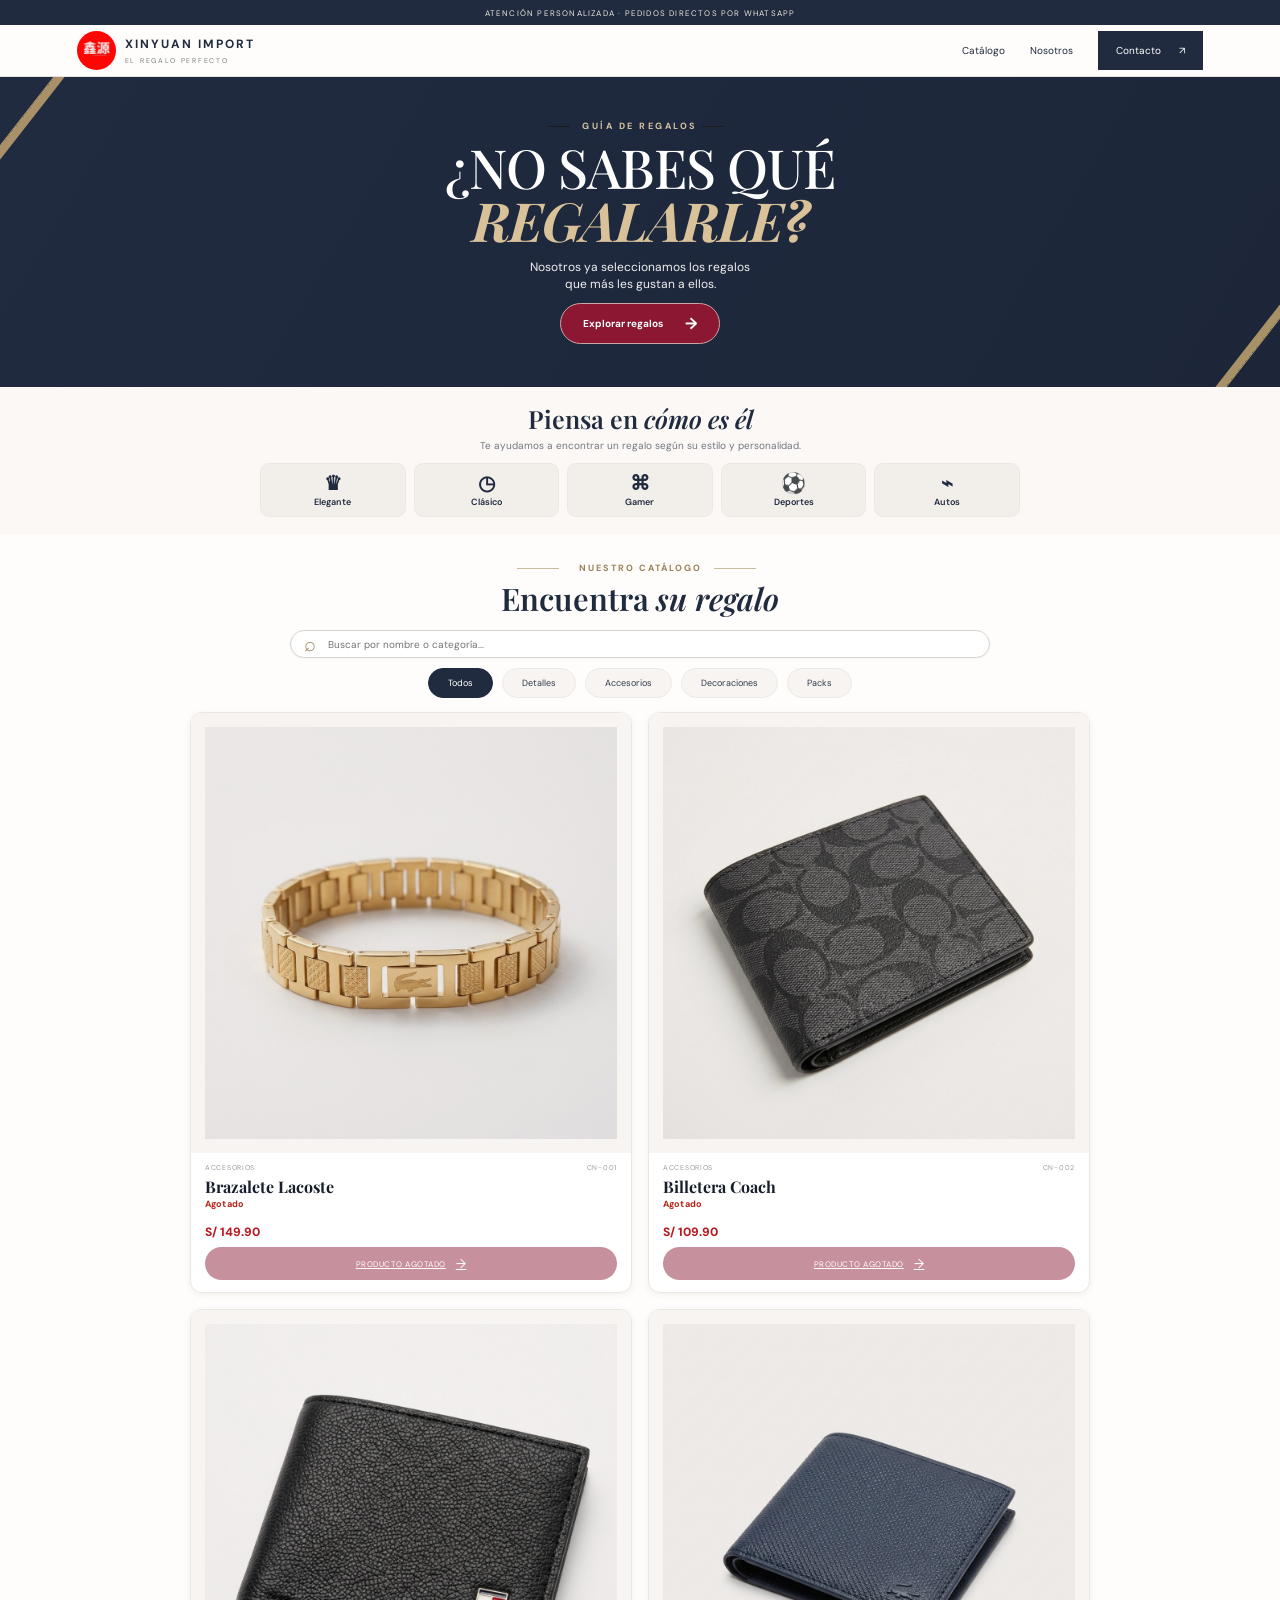
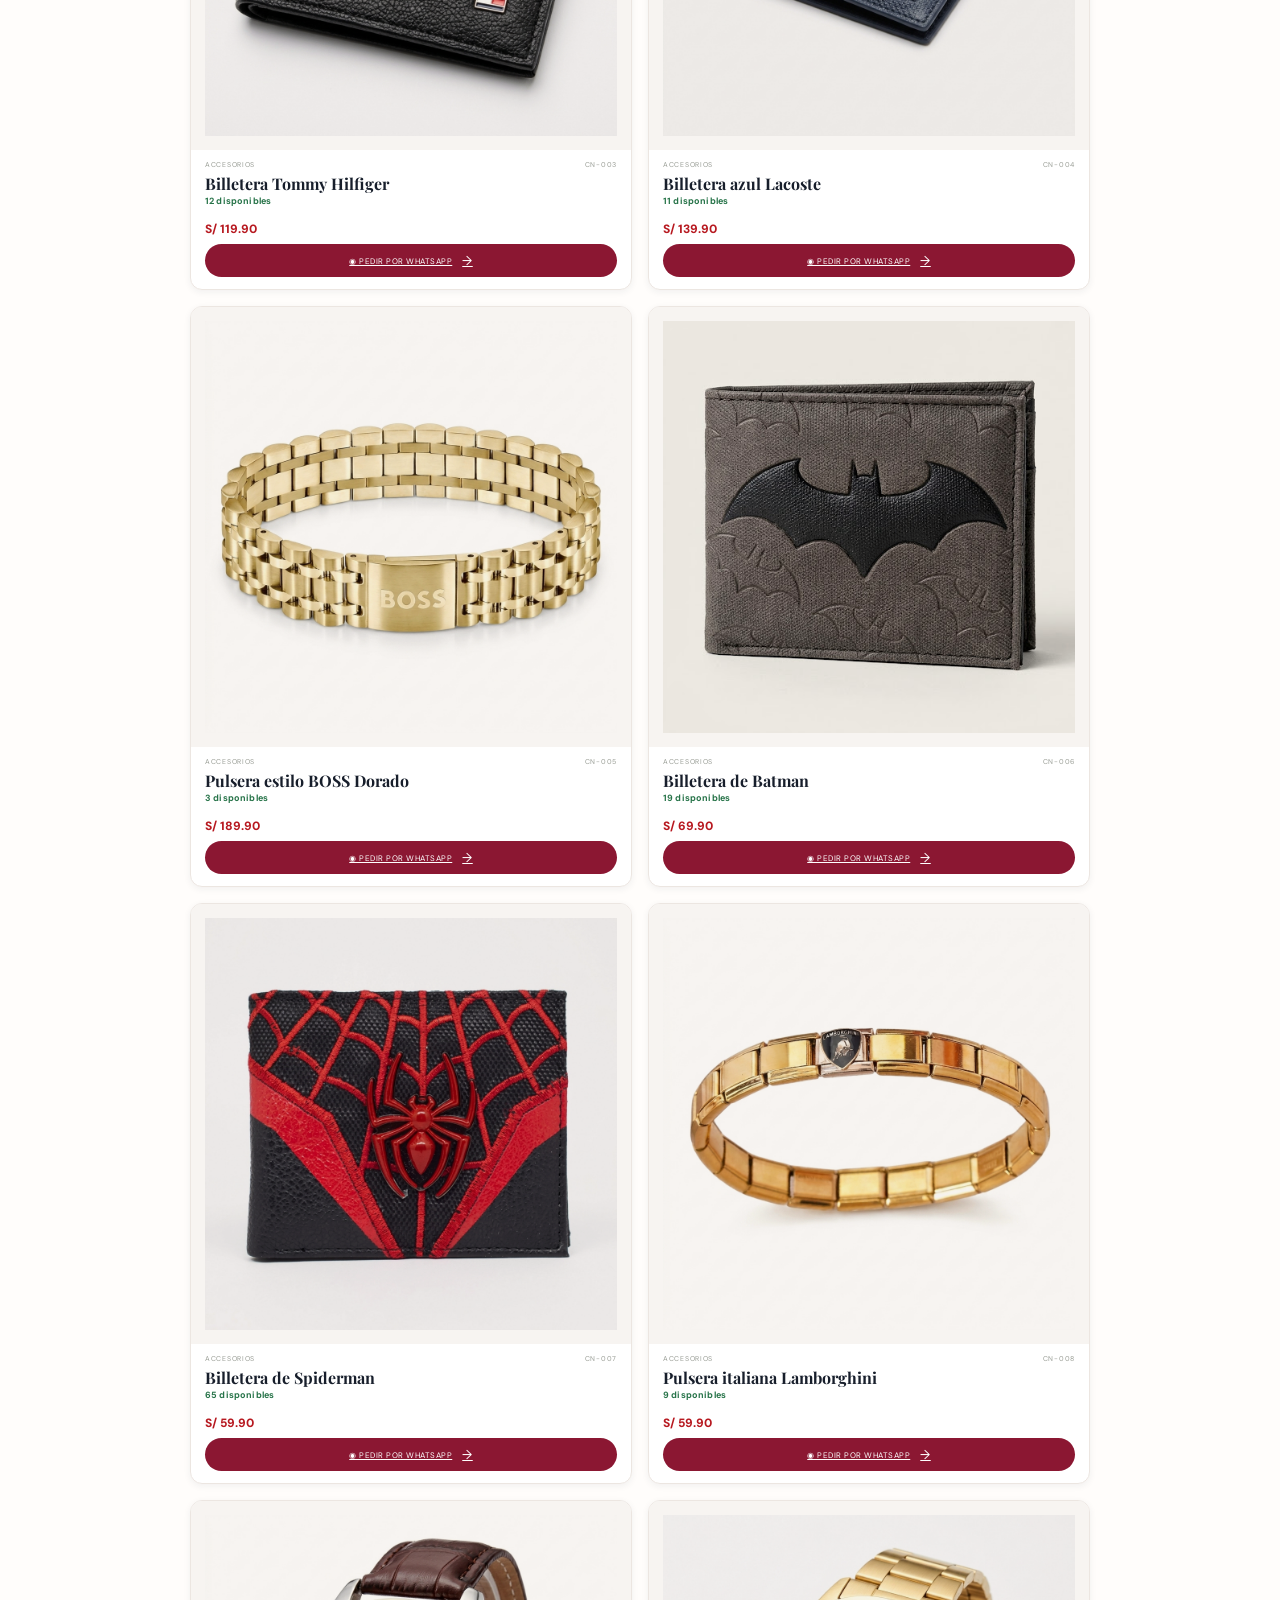
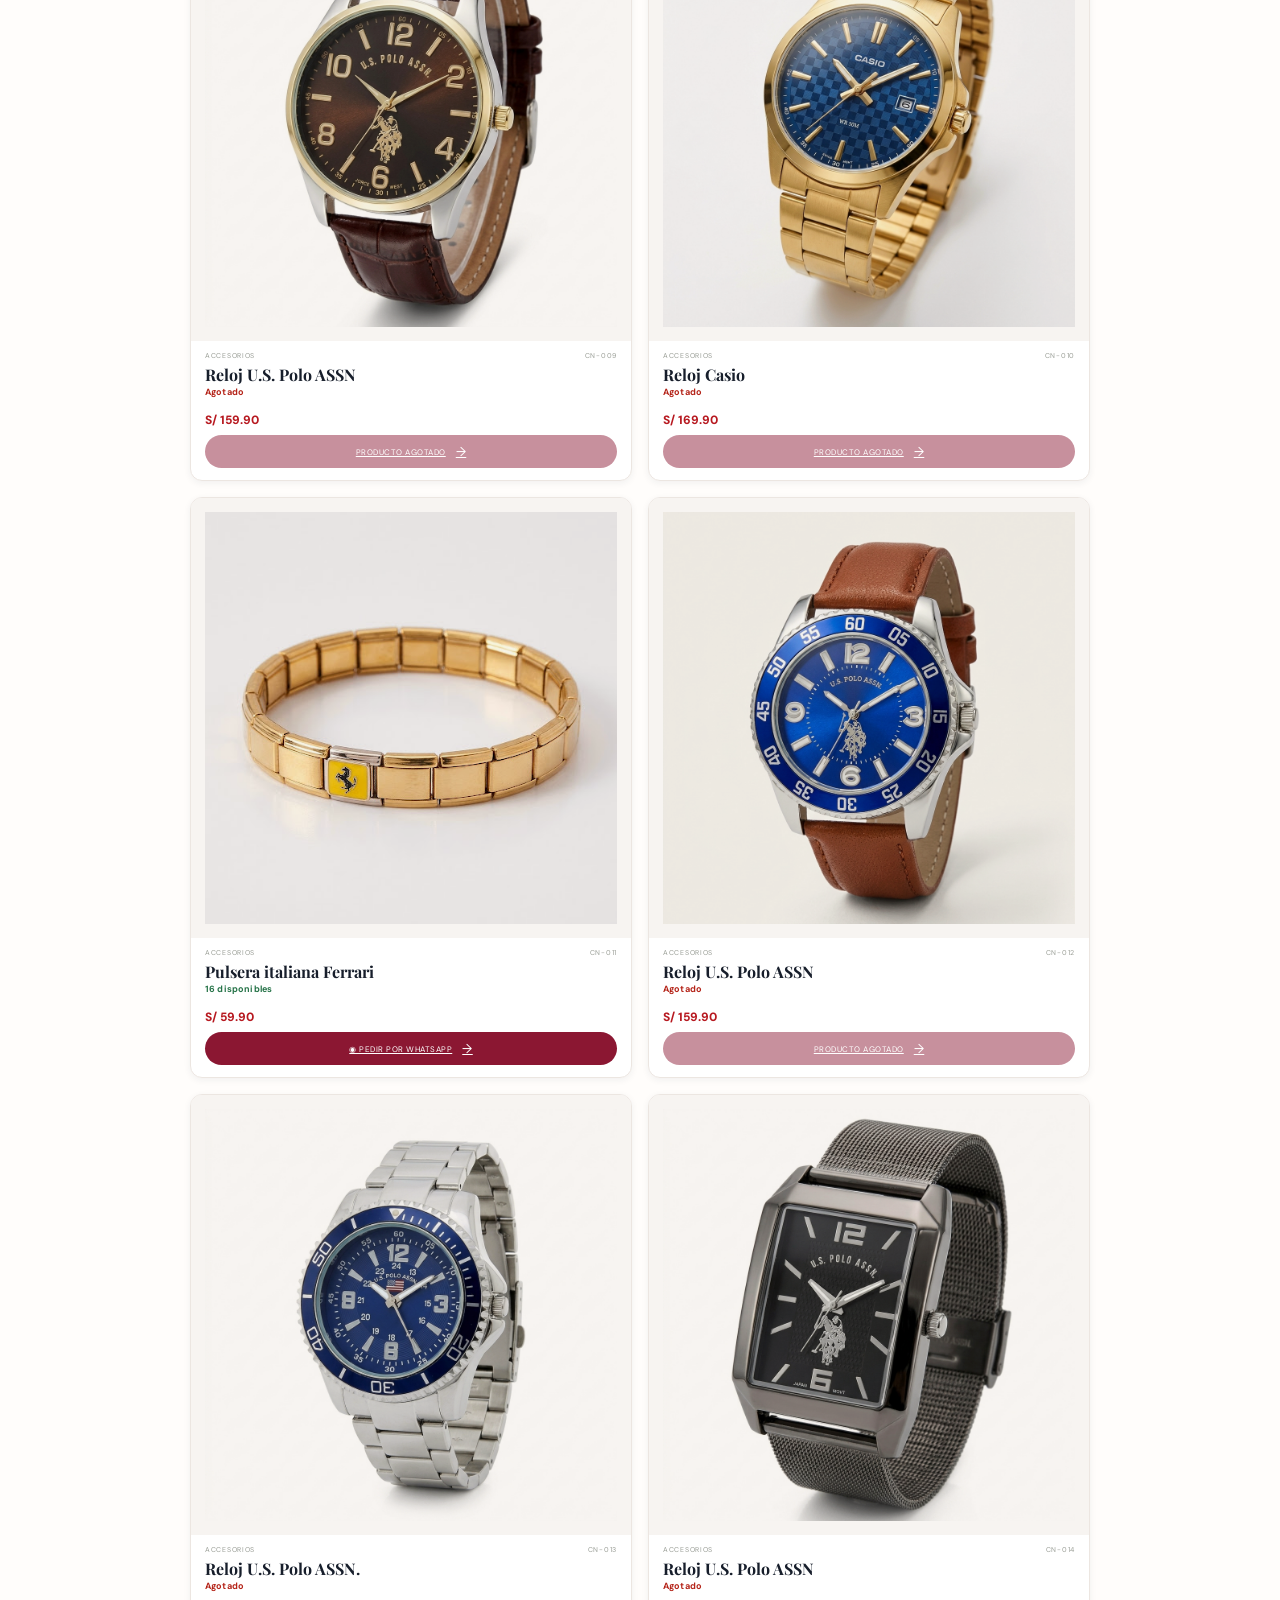
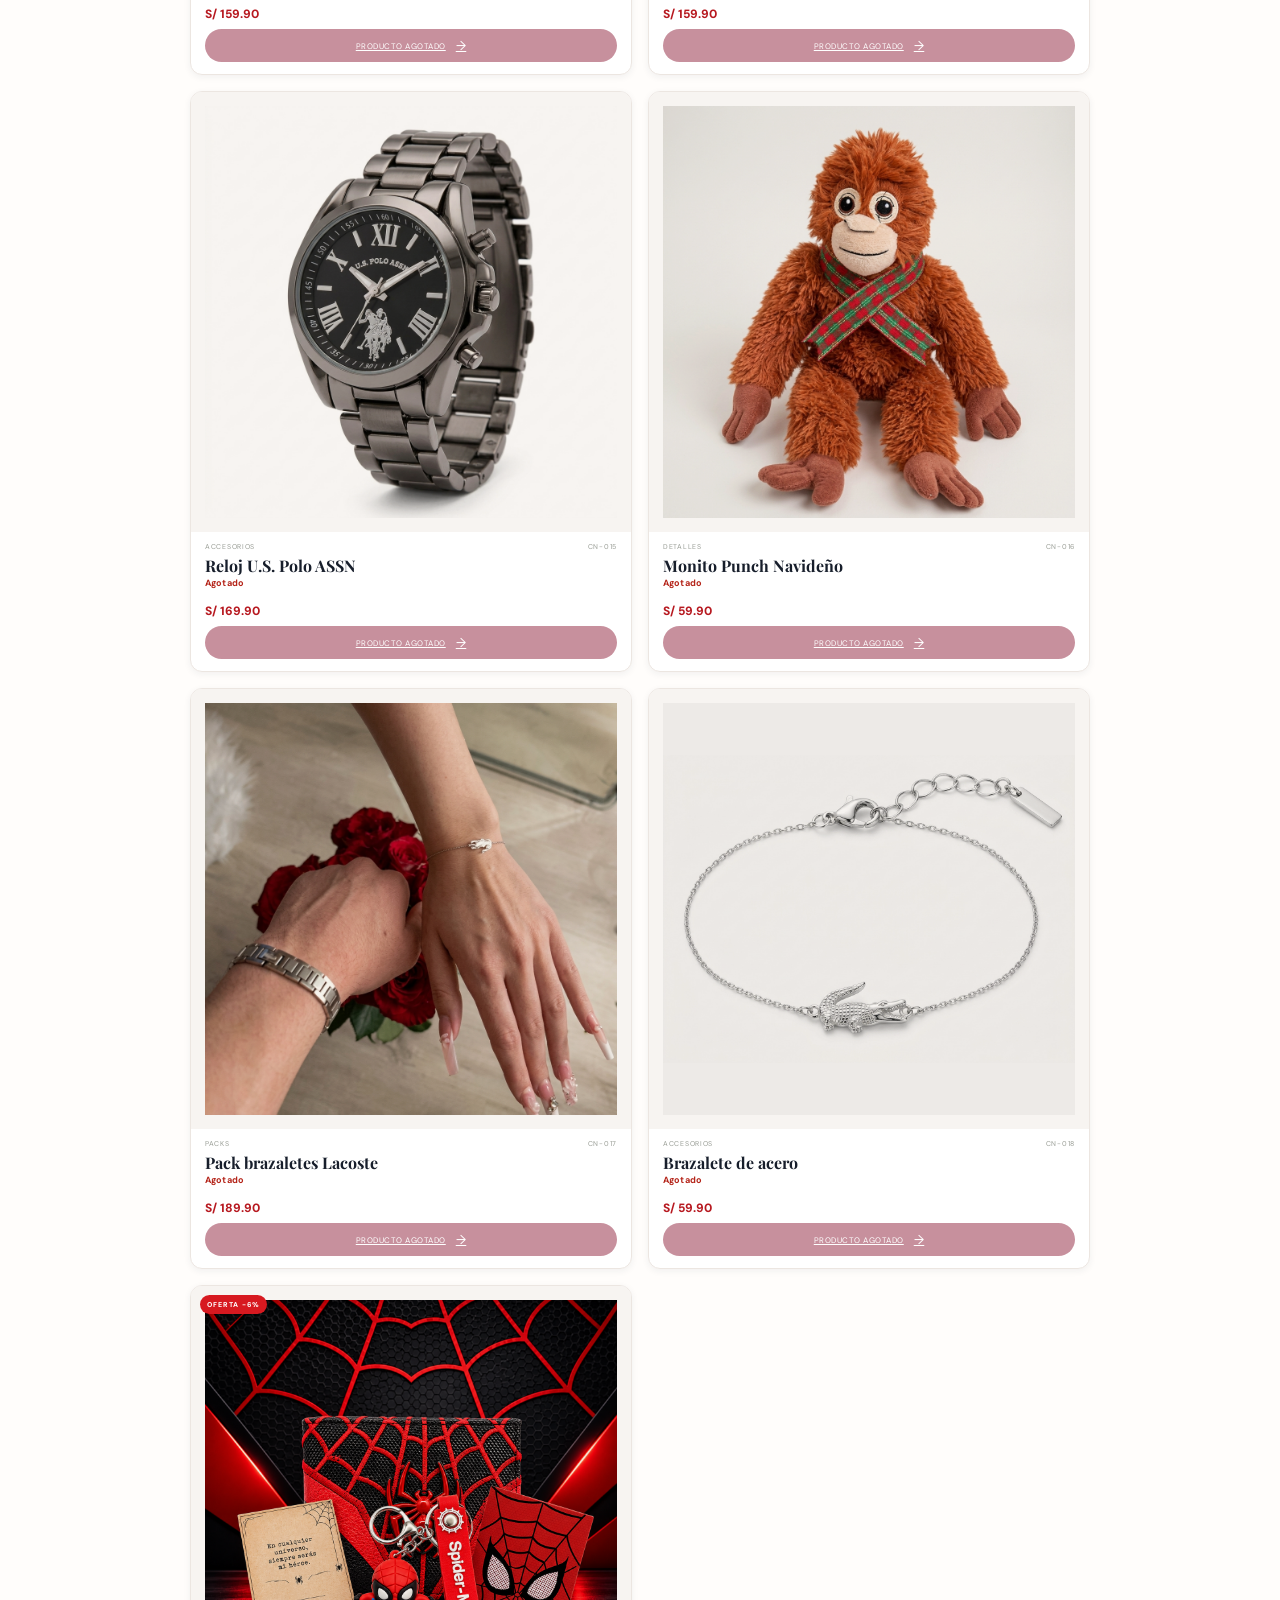
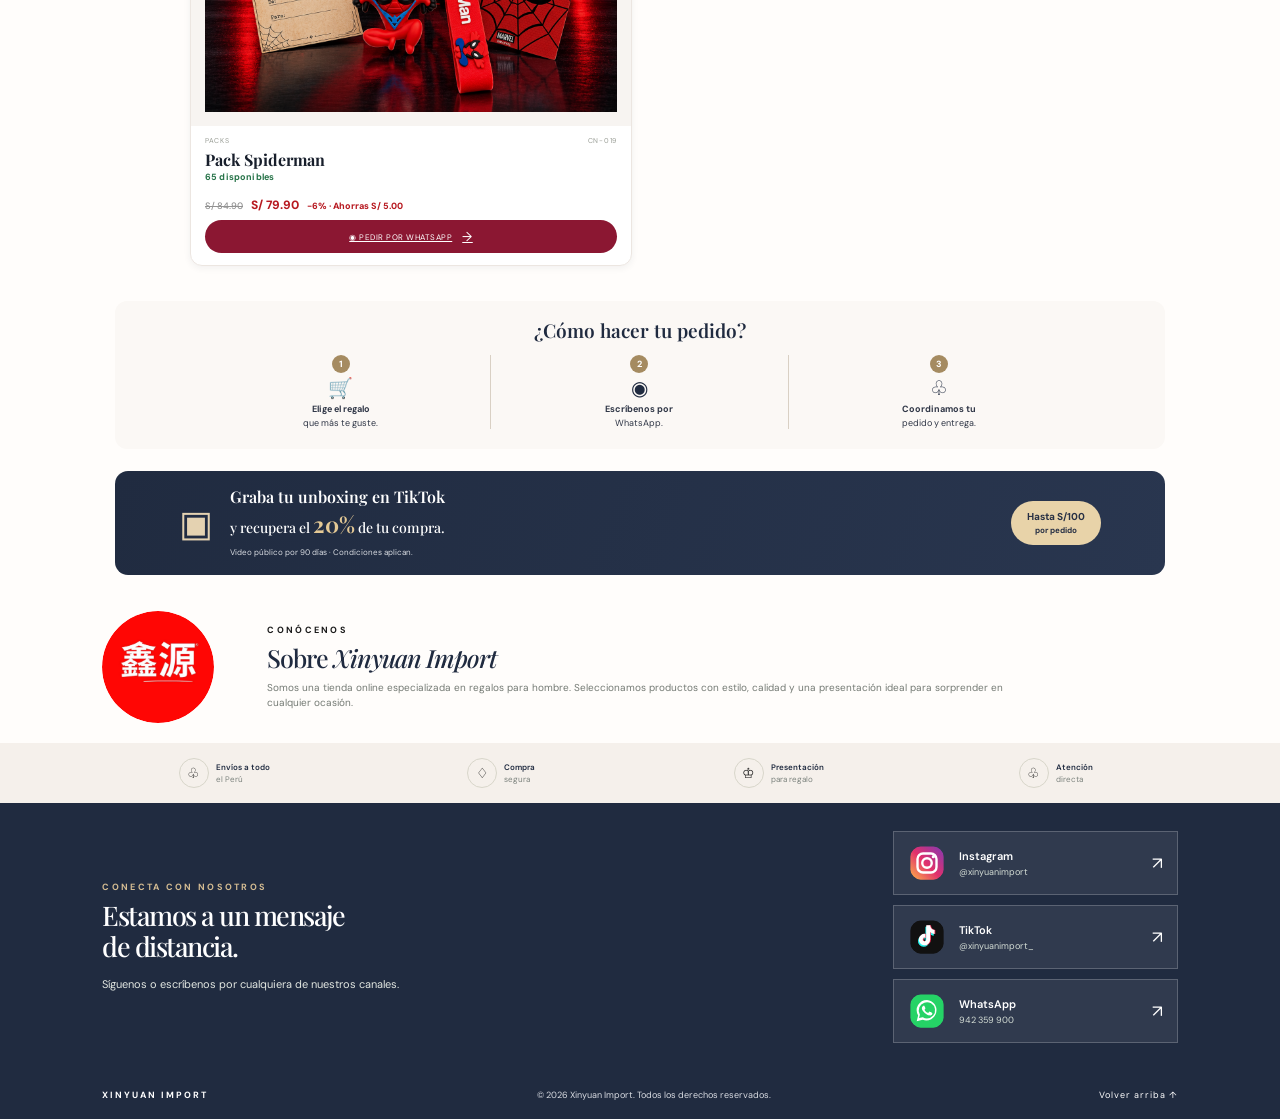
<file: index.html>
<!doctype html>
<html lang="es">
<head>
  <meta charset="utf-8">
  <meta name="viewport" content="width=device-width, initial-scale=1">
  <meta name="theme-color" content="#101a17">
  <meta name="description" content="Xinyuan Import: catálogo de productos importados y atención directa por redes sociales.">
  <title>Xinyuan Import — Catálogo</title>
  <link rel="preconnect" href="https://fonts.googleapis.com">
  <link rel="preconnect" href="https://fonts.gstatic.com" crossorigin>
  <link href="https://fonts.googleapis.com/css2?family=DM+Sans:wght@400;500;600;700&family=Playfair+Display:wght@500;600;700&display=swap" rel="stylesheet">
  <link rel="stylesheet" href="styles.css">
</head>
<body>
  <div class="announcement">ATENCIÓN PERSONALIZADA · PEDIDOS DIRECTOS POR WHATSAPP</div>
  <header class="site-header">
    <a class="brand" href="#" aria-label="Xinyuan Import, inicio">
      <img class="brand-logo" src="img/logo.png" alt="Logo Xinyuan Import">
      <span><strong>XINYUAN IMPORT</strong><small>EL REGALO PERFECTO</small></span>
    </a>
    <nav><a href="#catalogo">Catálogo</a><a href="#nosotros">Nosotros</a><a class="nav-contact" href="#contacto">Contacto <span>↗</span></a></nav>
    <button class="menu-toggle" aria-label="Abrir menú">☰</button>
  </header>

  <main>
    <section class="hero">
      <div class="hero-inner">
        <p class="eyebrow"><span></span> GUÍA DE REGALOS <span></span></p>
        <h1>¿NO SABES QUÉ<br><em>REGALARLE?</em></h1>
        <p class="hero-desc">Nosotros ya seleccionamos los regalos<br>que más les gustan a ellos.</p>
        <a class="hero-cta" href="#catalogo">Explorar regalos <span>→</span></a>
      </div>
    </section>

    <section class="personality-section" aria-labelledby="personality-title">
      <h2 id="personality-title">Piensa en <em>cómo es él</em></h2>
      <p>Te ayudamos a encontrar un regalo según su estilo y personalidad.</p>
      <div class="personality-grid">
        <button class="personality-chip" data-category="Accesorios"><span>♛</span>Elegante</button>
        <button class="personality-chip" data-category="Relojes"><span>◷</span>Clásico</button>
        <button class="personality-chip" data-category="Todos"><span>⌘</span>Gamer</button>
        <button class="personality-chip" data-category="Todos"><span>⚽</span>Deportes</button>
        <button class="personality-chip" data-category="Todos"><span>⌁</span>Autos</button>
      </div>
    </section>

    <section class="catalog-section" id="catalogo">
      <div class="catalog-title">
        <p class="eyebrow"><span></span> NUESTRO CATÁLOGO <span></span></p>
        <h2>Encuentra <em>su regalo</em></h2>
      </div>
      <div class="toolbar">
        <label class="search-box"><span>⌕</span><input id="searchInput" type="search" placeholder="Buscar por nombre o categoría..." autocomplete="off"></label>
        <div class="filters" id="categoryFilters">
          <button class="filter-chip active" data-category="Todos">Todos</button>
          <button class="filter-chip" data-category="Detalles">Detalles</button>
          <button class="filter-chip" data-category="Accesorios">Accesorios</button>
          <button class="filter-chip" data-category="Decoraciones">Decoraciones</button>
          <button class="filter-chip" data-category="Packs">Packs</button>
        </div>
        <select id="sortSelect" aria-label="Ordenar productos">
          <option value="featured">Destacados</option><option value="low">Menor precio</option><option value="high">Mayor precio</option><option value="az">Nombre A-Z</option>
        </select>
      </div>
      <div class="product-grid" id="productGrid"></div>
      <div class="empty-state" id="emptyState" hidden><span>⌕</span><h3>No encontramos resultados</h3><p>Prueba con otro nombre o categoría.</p><button id="clearSearch">Limpiar búsqueda</button></div>
    </section>

    <section class="how-section">
      <h2>¿Cómo hacer tu pedido?</h2>
      <div class="steps-grid">
        <div class="step"><b>1</b><span>🛒</span><strong>Elige el regalo</strong><small>que más te guste.</small></div>
        <div class="step"><b>2</b><span>◉</span><strong>Escríbenos por</strong><small>WhatsApp.</small></div>
        <div class="step"><b>3</b><span>♧</span><strong>Coordinamos tu</strong><small>pedido y entrega.</small></div>
      </div>
    </section>

    <section class="promo-strip">
      <div class="promo-icon">▣</div>
      <div><h2>Graba tu unboxing en TikTok</h2><p>y recupera el <strong>20%</strong> de tu compra.</p><small>Video público por 90 días · Condiciones aplican.</small></div>
      <span class="promo-pill">Hasta S/100<br><small>por pedido</small></span>
    </section>

    <section class="about-section" id="nosotros">
      <div class="about-mark"><img src="img/sobre-nosotros.png" alt="Logo de Xinyuan Import" class="about-logo"></div>
      <div class="about-copy">
        <p class="eyebrow">CONÓCENOS</p>
        <h2>Sobre <em>Xinyuan Import</em></h2>
        <p>Somos una tienda online especializada en regalos para hombre. Seleccionamos productos con estilo, calidad y una presentación ideal para sorprender en cualquier ocasión.</p>
      </div>
    </section>
    <section class="service-strip">
      <div><span class="service-icon">♧</span><p><b>Envíos a todo</b><small>el Perú</small></p></div>
      <div><span class="service-icon">♢</span><p><b>Compra</b><small>segura</small></p></div>
      <div><span class="service-icon">♔</span><p><b>Presentación</b><small>para regalo</small></p></div>
      <div><span class="service-icon">♧</span><p><b>Atención</b><small>directa</small></p></div>
    </section>
    <section class="contact-banner" id="contacto">
      <div><p class="eyebrow">CONECTA CON NOSOTROS</p><h2>Estamos a un mensaje<br>de distancia.</h2><p class="contact-intro">Síguenos o escríbenos por cualquiera de nuestros canales.</p></div>
      <div class="social-links">
        <a class="social-link" href="https://www.instagram.com/xinyuanimport/" target="_blank" rel="noopener noreferrer"><img class="social-logo" src="img/social-instagram.svg" alt=""><span><b>Instagram</b><small>@xinyuanimport</small></span><strong>↗</strong></a>
        <a class="social-link" href="https://www.tiktok.com/@xinyuanimport_" target="_blank" rel="noopener noreferrer"><img class="social-logo" src="img/social-tiktok.svg" alt=""><span><b>TikTok</b><small>@xinyuanimport_</small></span><strong>↗</strong></a>
        <a class="social-link" id="generalWhatsapp" href="#" target="_blank" rel="noopener noreferrer"><img class="social-logo" src="img/social-whatsapp.svg" alt=""><span><b>WhatsApp</b><small>942 359 900</small></span><strong>↗</strong></a>
      </div>
    </section>
  </main>
  <footer><a class="footer-brand" href="#">XINYUAN IMPORT</a><span>© 2026 Xinyuan Import. Todos los derechos reservados.</span><a href="#catalogo">Volver arriba ↑</a></footer>
  <script src="app.js"></script>
</body>
</html>
</file>
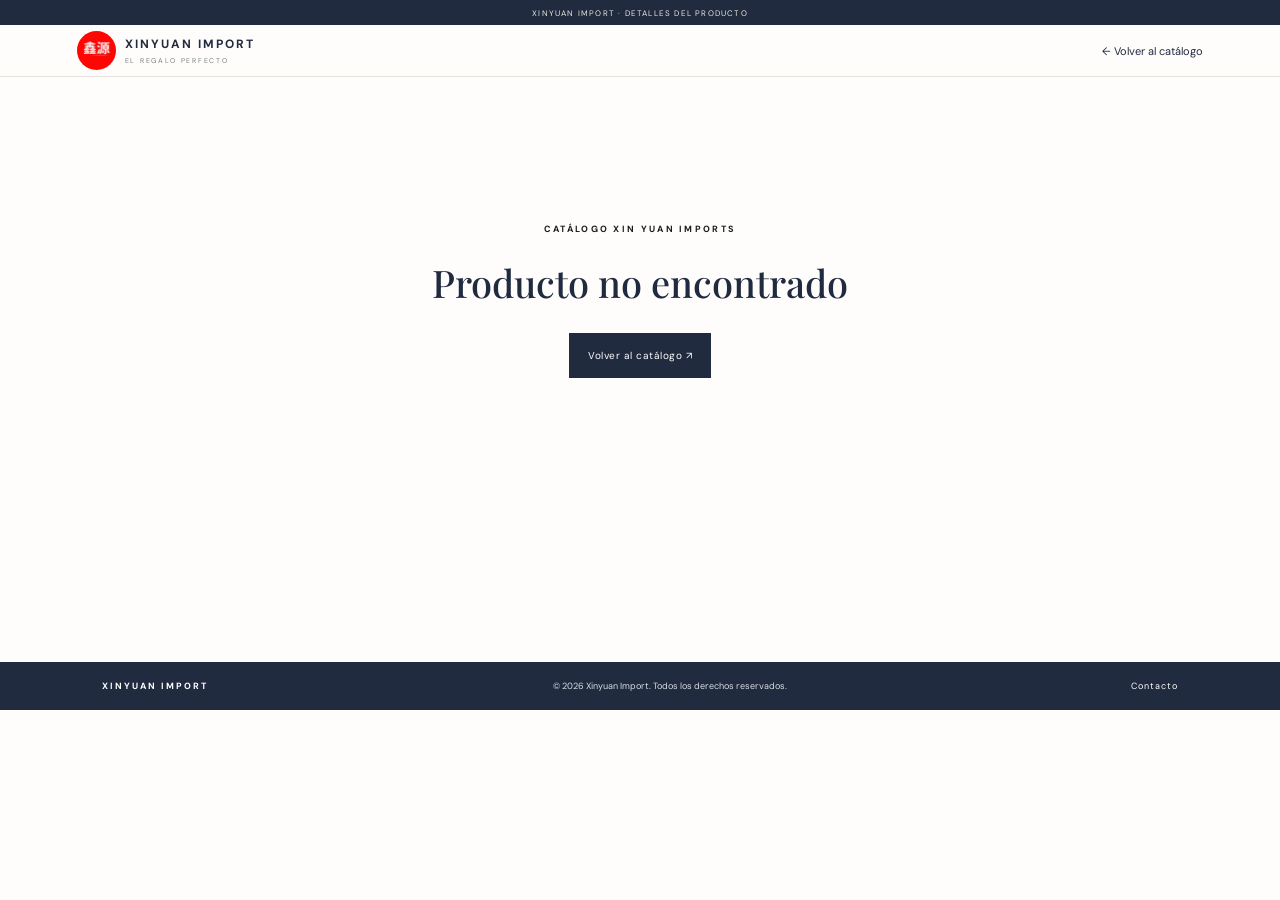
<file: producto.html>
<!doctype html>
<html lang="es">
<head>
  <meta charset="utf-8">
  <meta name="viewport" content="width=device-width, initial-scale=1">
  <meta name="theme-color" content="#101a17">
  <title>Detalle del producto — Xinyuan Import</title>
  <link rel="preconnect" href="https://fonts.googleapis.com">
  <link rel="preconnect" href="https://fonts.gstatic.com" crossorigin>
  <link href="https://fonts.googleapis.com/css2?family=DM+Sans:wght@400;500;600;700&family=Playfair+Display:wght@500;600;700&display=swap" rel="stylesheet">
  <link rel="stylesheet" href="styles.css">
</head>
<body class="detail-page">
  <div class="announcement">XINYUAN IMPORT · DETALLES DEL PRODUCTO</div>
  <header class="site-header detail-header">
    <a class="brand" href="index.html" aria-label="Xinyuan Import, inicio"><img class="brand-logo" src="img/logo.png" alt="Logo Xinyuan Import"><span><strong>XINYUAN IMPORT</strong><small>EL REGALO PERFECTO</small></span></a>
    <a class="back-catalog-header" href="index.html#catalogo">← Volver al catálogo</a>
  </header>
  <main class="product-detail-shell"><div id="productDetail" class="product-detail-layout"></div></main>
  <footer><a class="footer-brand" href="index.html">XINYUAN IMPORT</a><span>© 2026 Xinyuan Import. Todos los derechos reservados.</span><a href="index.html#contacto">Contacto</a></footer>
  <script src="app.js"></script>
</body>
</html>
</file>
<file: styles.css>
:root{--ink:#192235;--muted:#7b827d;--cream:#f5f3ed;--paper:#fffefa;--blue:#202b40;--line:#e6e5dd;--gold:#b99a68}
*{box-sizing:border-box}html{scroll-behavior:smooth}body{margin:0;background:var(--paper);color:var(--ink);font-family:"DM Sans",sans-serif}.announcement{height:30px;background:var(--ink);color:#e9e7dd;text-align:center;font-size:9px;letter-spacing:2px;display:grid;place-items:center}.site-header{height:86px;padding:0 7.2%;display:flex;align-items:center;justify-content:space-between;border-bottom:1px solid var(--line);background:var(--paper)}.brand{display:flex;align-items:center;gap:12px;color:var(--ink);text-decoration:none}.brand-logo{width:48px;height:48px;object-fit:cover;display:block;border-radius:50%;overflow:hidden;border:1px solid var(--line)}.brand strong,.brand small{display:block}.brand strong{font-size:12px;letter-spacing:2px}.brand small{font-size:8px;letter-spacing:1.7px;color:var(--muted);margin-top:4px}.site-header nav{display:flex;align-items:center;gap:38px}.site-header nav a{font-size:11px;color:var(--ink);text-decoration:none}.site-header nav .nav-contact{background:var(--blue);color:white;padding:13px 18px}.nav-contact span{margin-left:15px}.menu-toggle{display:none;background:none;border:0;font-size:22px}.hero{min-height:550px;display:grid;grid-template-columns:1fr 1fr;padding:72px 10% 70px;gap:8%;background:var(--cream);overflow:hidden}.hero-copy{align-self:center;max-width:510px}.eyebrow{font-size:9px;letter-spacing:2.3px;font-weight:700;color:var(--gold);margin:0 0 22px}.eyebrow span{display:inline-block;width:22px;height:1px;background:var(--gold);vertical-align:middle;margin-right:8px}.hero h1,.section-heading h2,.contact-banner h2{font-family:"Playfair Display",serif;font-weight:500;letter-spacing:-1.5px}.hero h1{font-size:clamp(42px,5vw,66px);line-height:1.08;margin:0}.hero h1 em{color:var(--blue);font-weight:500}.hero-desc{font-size:13px;line-height:1.9;color:#747a74;max-width:405px;margin:24px 0 28px}.primary-btn,.light-btn{display:inline-flex;align-items:center;justify-content:space-between;gap:35px;padding:16px 19px;background:var(--blue);color:white;text-decoration:none;font-size:10px;letter-spacing:.5px;transition:.25s}.primary-btn:hover{background:#151d2c;transform:translateY(-2px)}.primary-btn span,.light-btn span{font-size:16px}.hero-note{margin-top:57px;font-size:8px;letter-spacing:1.8px;color:#858980;display:flex;align-items:center;gap:12px}.note-line{width:35px;height:1px;background:var(--gold)}.hero-art{position:relative;min-height:390px;display:flex;align-items:center;justify-content:center}.hero-image{width:83%;height:390px;background:linear-gradient(145deg,rgba(20,35,27,.05),rgba(20,35,27,.25)),url("img/inicio.png") center/cover;box-shadow:22px 22px 0 #e8e4d9}.hero-stamp{position:absolute;right:0;bottom:23px;width:105px;height:105px;border-radius:50%;background:var(--blue);color:white;display:flex;flex-direction:column;align-items:center;justify-content:center;gap:4px;transform:rotate(9deg);border:1px solid #ffffff80;outline:1px solid var(--blue);outline-offset:4px}.hero-stamp span{font-size:7px;letter-spacing:1.5px}.hero-stamp b{font-family:"Playfair Display";font-size:26px;font-weight:500}.hero-caption{position:absolute;left:0;top:14px;writing-mode:vertical-rl;font-size:8px;letter-spacing:2px;color:#7c8179}.catalog-section{padding:90px 9% 100px}.section-heading{display:flex;justify-content:space-between;align-items:end;margin-bottom:34px}.section-heading .eyebrow{margin-bottom:10px}.section-heading h2{font-size:43px;margin:0}.results-label{font-size:10px;color:var(--muted);margin-bottom:8px}.toolbar{display:flex;align-items:center;gap:18px;padding:17px 0;border-top:1px solid var(--line);border-bottom:1px solid var(--line);margin-bottom:30px}.search-box{height:43px;border:1px solid var(--line);display:flex;align-items:center;gap:10px;padding:0 13px;flex:1;max-width:330px;background:white}.search-box>span{font-size:23px;color:var(--gold)}.search-box input{border:0;outline:0;min-width:0;flex:1;font:11px "DM Sans";color:var(--ink)}.search-box kbd{font-size:9px;color:#9a9d96;border:1px solid var(--line);padding:3px 6px}.filters{display:flex;gap:7px;flex:1;flex-wrap:wrap}.filter-chip{border:1px solid transparent;background:transparent;padding:10px 13px;font:10px "DM Sans";color:#777e77;cursor:pointer}.filter-chip.active,.filter-chip:hover{border-color:#c9d0c8;background:#f2f5f1;color:var(--blue)}select{border:1px solid var(--line);background:white;padding:12px 13px;font:10px "DM Sans";color:var(--ink);outline:none}.product-grid{display:grid;grid-template-columns:repeat(3,1fr);gap:38px 22px}.product-card{min-width:0;animation:appear .4s ease both}@keyframes appear{from{opacity:0;transform:translateY(10px)}to{opacity:1;transform:none}}.product-image-wrap{height:275px;background:#f0eee7;position:relative;overflow:hidden}.product-image-wrap img{width:100%;height:100%;object-fit:cover;transition:transform .6s}.product-card:hover .product-image-wrap img{transform:scale(1.045)}.product-tag{position:absolute;top:13px;left:13px;background:#fffefa;padding:7px 10px;font-size:8px;letter-spacing:1px;text-transform:uppercase}.product-info{padding:17px 2px 0}.product-meta{display:flex;justify-content:space-between;color:#999d95;font-size:9px;letter-spacing:.8px}.product-info h3{font-family:"Playfair Display";font-size:20px;font-weight:500;margin:9px 0 6px}.product-description{font-size:10px;line-height:1.7;color:#858981;min-height:34px;margin:0 0 15px}.product-bottom{display:flex;align-items:center;justify-content:space-between;border-top:1px solid var(--line);padding-top:13px}.price{font-size:15px;font-weight:700}.order-btn{background:var(--blue);color:white;border:0;padding:11px 13px;font:9px "DM Sans";letter-spacing:.3px;cursor:pointer;transition:.2s}.order-btn:hover{background:#20352a}.order-btn span{margin-left:8px;font-size:13px}.empty-state{text-align:center;padding:65px 20px;color:var(--muted)}.empty-state>span{font-size:36px;color:var(--gold)}.empty-state h3{font-family:"Playfair Display";font-size:25px;color:var(--ink);font-weight:500;margin:12px}.empty-state p{font-size:12px}.empty-state button{background:none;border:0;color:var(--blue);text-decoration:underline;cursor:pointer;font:11px "DM Sans";margin-top:10px}.service-strip{background:#f4f3ed;padding:34px 10%;display:grid;grid-template-columns:repeat(3,1fr);gap:25px}.service-strip>div{display:flex;align-items:center;justify-content:center;gap:14px}.service-icon{width:39px;height:39px;border:1px solid #d8d6ca;border-radius:50%;display:grid;place-items:center;color:var(--gold);font-size:17px}.service-strip p{margin:0}.service-strip b,.service-strip small{display:block}.service-strip b{font-size:11px;font-weight:600}.service-strip small{font-size:9px;color:var(--muted);margin-top:5px}.contact-banner{margin:75px 9%;padding:48px 6%;background:var(--blue);color:white;display:flex;align-items:center;justify-content:space-between}.contact-banner .eyebrow{color:#d4bc92;margin-bottom:12px}.contact-banner h2{font-size:37px;line-height:1.15;margin:0}.light-btn{background:#f5f3ed;color:var(--ink)}.light-btn:hover{background:white;transform:translateY(-2px)}footer{border-top:1px solid var(--line);padding:25px 9%;display:flex;justify-content:space-between;align-items:center;color:#92978f;font-size:9px}footer a{color:var(--ink);text-decoration:none;font-size:9px;letter-spacing:1px}.footer-brand{font-weight:700;letter-spacing:2px}
@media(max-width:900px){.hero{padding:60px 7%;gap:4%}.catalog-section{padding:70px 6%}.product-grid{grid-template-columns:repeat(2,1fr)}.toolbar{flex-wrap:wrap}.search-box{max-width:none;flex-basis:100%}.filters{order:2}.toolbar select{margin-left:auto}.service-strip{padding:30px 5%}.contact-banner{margin:55px 6%}}
@media(max-width:600px){.site-header{height:70px;padding:0 5%}.site-header nav{display:none;position:absolute;top:100px;left:0;right:0;background:var(--paper);padding:20px 6%;z-index:5;flex-direction:column;align-items:flex-start;gap:20px;border-bottom:1px solid var(--line)}.site-header nav.open{display:flex}.menu-toggle{display:block}.hero{grid-template-columns:1fr;padding:55px 7% 50px}.hero h1{font-size:48px}.hero-art{min-height:310px;margin-top:25px}.hero-image{height:290px;width:86%}.hero-note{margin-top:35px}.catalog-section{padding:60px 5%}.section-heading h2{font-size:36px}.results-label{font-size:9px}.product-grid{grid-template-columns:1fr 1fr;gap:27px 12px}.product-image-wrap{height:190px}.product-info h3{font-size:17px}.product-description{font-size:9px}.product-bottom{align-items:flex-start;gap:8px;flex-direction:column}.order-btn{width:100%}.filters{gap:2px}.filter-chip{padding:8px}.service-strip{grid-template-columns:1fr;gap:18px;align-items:start}.service-strip>div{justify-content:flex-start}.contact-banner{margin:45px 5%;padding:35px 7%;display:block}.contact-banner h2{font-size:32px}.light-btn{margin-top:25px;width:100%;font-size:9px}footer{padding:22px 5%;gap:12px;flex-wrap:wrap}footer span{order:3;width:100%}}
@media(max-width:380px){.product-grid{grid-template-columns:1fr}.product-image-wrap{height:250px}}

/* Secciones Nosotros y Contacto */
.about-section{padding:82px 12%;display:grid;grid-template-columns:150px 1fr;gap:55px;align-items:center;background:#fffefa;border-top:1px solid var(--line)}
.about-mark{width:132px;height:132px;border-radius:50%;display:grid;place-items:center;background:#fffefa;border:5px solid #e9e5d9;outline:1px solid var(--blue);outline-offset:5px;overflow:hidden}.about-logo{width:100%;height:100%;display:block;object-fit:contain;border-radius:50%}
.about-copy{max-width:760px}.about-copy .eyebrow{margin-bottom:13px}.about-copy h2{font-family:"Playfair Display",serif;font-size:clamp(32px,4vw,45px);font-weight:500;letter-spacing:-1px;margin:0 0 18px}.about-copy h2 em{color:var(--blue);font-weight:500}.about-copy>p:not(.eyebrow){font-size:13px;line-height:1.9;color:#747a74;margin:0 0 12px}
.contact-intro{font-size:11px;line-height:1.7;color:#e2e7e1;margin:13px 0 0;max-width:330px}.social-links{display:grid;gap:10px;min-width:min(100%,285px)}.social-link{display:flex;align-items:center;gap:13px;padding:12px 14px;background:#ffffff12;border:1px solid #ffffff35;color:#fff;text-decoration:none;transition:background .2s,transform .2s}.social-link:hover{background:#ffffff22;transform:translateX(3px)}.social-symbol{width:36px;height:36px;display:grid;place-items:center;border:1px solid #ffffff75;border-radius:50%;font-size:12px;font-weight:700;text-transform:lowercase}.social-link>span:nth-child(2){display:grid;gap:3px;flex:1}.social-link b{font-size:11px;font-weight:600}.social-link small{font-size:9px;color:#d4ddd5}.social-link>strong{font-size:17px;font-weight:400}
@media(max-width:600px){.brand-logo{width:42px;height:42px}.about-section{padding:58px 7%;grid-template-columns:1fr;gap:30px}.about-mark{width:100px;height:100px}.about-copy h2{font-size:35px}.contact-banner{display:block}.social-links{margin-top:25px;width:100%}.social-link{width:100%}}

/* Logotipos de redes sociales guardados localmente en img/ */
.social-logo{width:38px;height:38px;object-fit:contain;display:block;flex:0 0 38px;border-radius:50%}
/* Acceso a la ficha individual desde la fotografía del catálogo */
.product-image-link{display:block;color:inherit;text-decoration:none}
.product-image-wrap{cursor:pointer}
.view-product-hint{position:absolute;right:12px;bottom:12px;padding:9px 12px;background:#202b40;color:#fff;font-size:9px;letter-spacing:.4px;opacity:0;transform:translateY(5px);transition:.25s}
.product-image-link:hover .view-product-hint,.product-image-link:focus-visible .view-product-hint{opacity:1;transform:none}
/* Ficha de producto y carrusel */
.detail-page{background:var(--paper)}
.detail-header{height:82px}
.back-catalog-header,.back-catalog{font-size:11px;color:var(--blue);text-decoration:none}
.back-catalog-header:hover,.back-catalog:hover{text-decoration:underline}
.product-detail-shell{max-width:1180px;margin:0 auto;padding:66px 6% 90px;min-height:65vh}
.product-detail-layout{display:grid;grid-template-columns:minmax(0,1.1fr) minmax(300px,.9fr);gap:7%;align-items:start}
.detail-gallery{min-width:0}
.detail-main-image{height:510px;position:relative;background:#f0eee7;display:grid;place-items:center;overflow:hidden}
.detail-main-image>img{width:100%;height:100%;object-fit:contain}
.gallery-arrow{position:absolute;top:50%;transform:translateY(-50%);width:44px;height:44px;border:0;border-radius:50%;background:#fffefaed;color:var(--ink);font-size:30px;line-height:1;cursor:pointer;box-shadow:0 3px 15px #00000012;transition:.2s}
.gallery-arrow:hover{background:var(--blue);color:white}
.gallery-arrow.prev{left:15px}.gallery-arrow.next{right:15px}
.gallery-counter{position:absolute;right:15px;bottom:15px;background:#202b40;color:#fff;padding:7px 10px;font-size:10px;letter-spacing:.5px}
.gallery-thumbnails{display:flex;gap:10px;overflow-x:auto;padding:13px 1px 4px}
.gallery-thumb{width:74px;height:74px;flex:0 0 74px;padding:0;border:1px solid var(--line);background:#f0eee7;cursor:pointer;opacity:.72;overflow:hidden}
.gallery-thumb.active{border:2px solid var(--blue);opacity:1}
.gallery-thumb img{width:100%;height:100%;object-fit:cover}
.detail-info{padding:15px 0}.detail-info .eyebrow{margin-bottom:15px}.detail-info h1{font:500 clamp(34px,4vw,49px)/1.12 "Playfair Display",serif;letter-spacing:-1px;margin:15px 0}.detail-tag{display:inline-block;background:var(--cream);padding:7px 10px;color:var(--blue);font-size:9px;letter-spacing:1px;text-transform:uppercase}.detail-price{font-size:23px;font-weight:700;margin:0 0 22px}.detail-description{font-size:13px;line-height:1.9;color:#747a74;max-width:470px}.detail-specs{border-top:1px solid var(--line);border-bottom:1px solid var(--line);padding:18px 0;margin:27px 0;display:grid;gap:17px}.detail-specs>div{display:flex;justify-content:space-between;gap:15px}.detail-specs small{font-size:9px;letter-spacing:1px;color:#92978f}.detail-specs b{font-size:10px;font-weight:600;text-align:right}.detail-order{width:100%;max-width:360px}.back-catalog{display:block;margin-top:22px}.product-not-found{text-align:center;grid-column:1/-1;padding:80px 20px}.product-not-found h1{font:500 38px "Playfair Display",serif;margin:12px 0 25px}
@media(max-width:800px){.product-detail-layout{grid-template-columns:1fr;gap:30px}.detail-main-image{height:min(72vw,500px)}.product-detail-shell{padding:40px 6% 65px}.detail-info{padding:0}.detail-header{padding:0 5%}}
@media(max-width:600px){.social-logo{width:36px;height:36px;flex-basis:36px}.view-product-hint{opacity:1;transform:none;font-size:8px;padding:7px 9px}.back-catalog-header{font-size:10px}.detail-main-image{height:390px}.detail-info h1{font-size:36px}.detail-price{font-size:21px}.gallery-thumb{width:62px;height:62px;flex-basis:62px}.gallery-arrow{width:39px;height:39px}}


/* --- Rediseño editorial inspirado en la referencia --- */
:root{--ink:#202b40;--navy:#202b40;--wine:#8b1732;--gold:#1b1b1b;--cream:#f7f3ef;--paper:#fffdfb;--line:#e8e2dc}
body{background:#fffdfb;color:var(--navy)}
.announcement{height:25px;background:#202b40;font-size:8px;letter-spacing:1.2px}
.site-header{height:52px;padding:0 6%;background:#fffdfb}
.brand{gap:9px}.brand-logo{width:39px;height:39px;border:0}.brand strong{font-size:12px;letter-spacing:2px;color:#202b40}.brand small{font-size:7px}
.site-header nav{gap:25px}.site-header nav a{font-size:10px}
.menu-toggle{color:var(--navy)}
.hero{min-height:0;height:270px;display:flex;justify-content:center;align-items:center;text-align:center;padding:28px 6%;background:linear-gradient(120deg,#202b40,#1d2639);color:white;position:relative}
.hero:before,.hero:after{content:"";position:absolute;width:105px;height:105px;border:1px solid #b89c6d;transform:rotate(38deg);opacity:.9}
.hero:before{left:-65px;top:-56px;box-shadow:8px 8px 0 #b89c6d}
.hero:after{right:-65px;bottom:-56px;box-shadow:-8px -8px 0 #b89c6d}
.hero-inner{position:relative;z-index:1}
.hero .eyebrow{color:#d6c39f;margin:0 0 9px;letter-spacing:2.5px}
.hero h1{font-size:clamp(35px,5vw,54px);line-height:.98;letter-spacing:-1px;margin:0;color:#fff;font-weight:500}
.hero h1 em{color:#d9c29a;font-weight:700}
.hero-desc{font-size:12px;line-height:1.45;color:#f0f0f1;margin:12px auto 10px}
.hero-cta{display:inline-flex;gap:22px;align-items:center;background:var(--wine);color:white;text-decoration:none;border:1px solid #caa6a6;border-radius:30px;padding:9px 22px;font-size:10px;font-weight:700}
.hero-cta span{font-size:16px}
.personality-section{text-align:center;padding:15px 5% 17px;background:#fbf8f5}
.personality-section h2,.catalog-title h2,.how-section h2{font-family:"Playfair Display",serif;font-weight:600;margin:0;color:#202b40}
.personality-section h2{font-size:25px}.personality-section h2 em,.catalog-title h2 em{font-style:italic}
.personality-section>p{font-size:10px;color:#737780;margin:4px 0 11px}
.personality-grid{display:grid;grid-template-columns:repeat(5,minmax(0,1fr));gap:8px;max-width:760px;margin:auto}
.personality-chip{background:#f2eeea;border:1px solid #eee8e1;border-radius:9px;min-height:54px;display:flex;flex-direction:column;align-items:center;justify-content:center;gap:3px;color:#202b40;font:600 9px "DM Sans";cursor:pointer;transition:.2s}
.personality-chip span{font-size:20px;line-height:1;color:#202b40}.personality-chip:hover{background:#e9e1d7;transform:translateY(-2px)}
.catalog-section{padding:23px 6% 35px;max-width:1160px;margin:auto}
.catalog-title{text-align:center;margin-bottom:11px}
.catalog-title .eyebrow{display:flex;align-items:center;justify-content:center;gap:12px;margin:0 0 3px;color:#9a8058;font-size:9px;letter-spacing:2px}
.catalog-title .eyebrow span{display:inline-block;width:42px;height:1px;background:#c9b99f}
.catalog-title h2{font-size:31px}
.toolbar{border:0;padding:0;display:flex;flex-direction:column;gap:10px;margin:0 auto 14px;max-width:700px}
.search-box{height:35px;width:100%;max-width:none;border:1px solid #d9d2ce;border-radius:18px;padding:0 13px;box-shadow:0 1px 3px #00000008}
.search-box>span{font-size:20px;color:#9b8766}.search-box input{font-size:10px}.search-box kbd{display:none}
.filters{justify-content:center;gap:9px;flex:initial}
.filter-chip{border:1px solid #eee9e4;border-radius:20px;padding:8px 19px;background:#f7f4f1;color:#333b4b;font-size:9px}
.filter-chip.active,.filter-chip:hover{background:#202b40;border-color:#202b40;color:#fff}
.toolbar select{display:none}
.product-grid{grid-template-columns:repeat(2,minmax(0,1fr));gap:12px 14px;max-width:900px;margin:0 auto}
.product-card{background:#fff;border:1px solid #ece6e1;border-radius:12px;overflow:hidden;box-shadow:0 2px 7px #202b4010;min-width:0}
.product-image-wrap{height:155px;background:#f7f4f1;display:grid;place-items:center;padding:8px 12px}
.product-image-wrap img{width:100%;height:100%;object-fit:contain;mix-blend-mode:multiply}
.product-tag{top:9px;left:9px;border-radius:12px;color:#806b4c;font-size:7px;padding:5px 7px}
.product-info{padding:8px 11px 10px}
.product-meta{font-size:7px;letter-spacing:.7px}
.product-info h3{font-size:16px;font-weight:700;margin:4px 0 1px;color:#171e2b}
.product-description{font-size:9px;line-height:1.35;color:#565b63;min-height:24px;margin:0 0 5px}
.product-bottom{border:0;padding:0;display:flex;align-items:stretch;gap:7px;flex-direction:column}
.price{font-size:12px;color:#111827}
.order-btn{display:flex;justify-content:center;align-items:center;width:100%;border-radius:18px;background:var(--wine);padding:8px 8px;font-size:8px;letter-spacing:.5px;text-transform:uppercase}
.order-btn:hover{background:#6e1027}.order-btn span{margin-left:10px}
.product-image-link:hover .view-product-hint{opacity:1}
.empty-state{padding:35px 15px}
.how-section{max-width:1050px;margin:0 auto 22px;padding:16px 6% 20px;background:#fbf8f5;text-align:center;border-radius:12px}
.how-section h2{font-size:19px;margin-bottom:12px}
.steps-grid{display:grid;grid-template-columns:repeat(3,1fr)}
.step{position:relative;display:flex;flex-direction:column;align-items:center;gap:2px;padding:0 12px;border-right:1px solid #d9d0c4}
.step:last-child{border:0}.step>b{width:18px;height:18px;display:grid;place-items:center;border-radius:50%;background:#a58b61;color:white;font-size:9px}
.step>span{font-size:20px;color:#202b40}.step strong,.step small{font-size:9px;color:#303747}.step small{font-weight:400}
.promo-strip{max-width:1050px;margin:0 auto 24px;padding:15px 5%;border-radius:13px;background:linear-gradient(110deg,#202b40,#29364f);color:#fff;display:flex;align-items:center;gap:17px;position:relative;overflow:hidden}
.promo-icon{font-size:36px;color:#e4d2b1}.promo-strip h2{font:600 16px "Playfair Display";margin:0 0 2px}.promo-strip p{font:500 14px "Playfair Display";margin:0}.promo-strip p strong{font-size:22px;color:#e4c995}.promo-strip small{font-size:8px;color:#d9dce2}.promo-pill{margin-left:auto;flex:0 0 auto;background:#e8d3a9;color:#273044;border-radius:25px;padding:9px 16px;text-align:center;font-size:10px;font-weight:700}.promo-pill small{color:#273044}
.about-section{padding:12px 8% 20px;grid-template-columns:135px 1fr;gap:30px;border:0;background:#fffdfb}
.about-mark{width:112px;height:112px;border:0;outline:0;background:#fff}
.about-copy .eyebrow{margin-bottom:5px}.about-copy h2{font-size:25px;margin-bottom:6px}.about-copy>p:not(.eyebrow){font-size:10px;line-height:1.55;margin:0}
.service-strip{grid-template-columns:repeat(4,1fr);gap:8px;padding:15px 7%;background:#f5f0eb}
.service-strip>div{gap:7px}.service-icon{width:30px;height:30px;font-size:14px;flex:0 0 30px}
.service-strip b{font-size:8px}.service-strip small{font-size:8px;margin-top:2px}
.contact-banner{margin:0;padding:28px 8%;background:#202b40}
.contact-banner h2{font-size:27px}.contact-banner .eyebrow{margin-bottom:7px}
footer{background:#202b40;color:#d9dce2;border:0;padding:18px 8%}
footer a{color:#fff}.footer-brand{color:#fff}
@media(min-width:1000px){.hero{height:310px}.product-image-wrap{height:190px}.catalog-section{padding-top:28px}.product-grid{gap:16px}.product-info{padding:10px 14px 12px}}
@media(max-width:600px){
 .announcement{font-size:7px;letter-spacing:.8px}.site-header{height:52px}.brand-logo{width:35px;height:35px}
 .hero{height:235px;padding:20px 5%}.hero h1{font-size:38px}.hero-desc{font-size:10px}
 .personality-section{padding:13px 4%}.personality-section h2{font-size:22px}.personality-section>p{font-size:9px}
 .personality-grid{gap:5px}.personality-chip{min-height:50px;font-size:8px}.personality-chip span{font-size:17px}
 .catalog-section{padding:20px 5% 27px}.catalog-title h2{font-size:28px}.catalog-title .eyebrow span{width:25px}
 .toolbar{gap:9px}.filters{gap:5px}.filter-chip{padding:7px 13px;font-size:8px}
 .product-grid{grid-template-columns:repeat(2,minmax(0,1fr));gap:9px}
 .product-image-wrap{height:130px;padding:7px}.product-info{padding:7px 8px 9px}
 .product-info h3{font-size:13px}.product-description{font-size:8px;min-height:24px}
 .product-meta{font-size:6px}.order-btn{font-size:7px;padding:7px 4px}.price{font-size:11px}
 .how-section{margin:0 4% 16px;padding:13px 5%}.how-section h2{font-size:17px}
 .step{padding:0 5px}.step strong,.step small{font-size:7px}.step>span{font-size:17px}
 .promo-strip{margin:0 4% 17px;padding:13px 10px;gap:9px}.promo-icon{font-size:27px}
 .promo-strip h2{font-size:12px}.promo-strip p{font-size:11px}.promo-strip p strong{font-size:17px}.promo-strip small{font-size:7px}
 .promo-pill{padding:7px 9px;font-size:8px}.promo-pill small{font-size:7px}
 .about-section{padding:10px 7% 18px;grid-template-columns:1fr;gap:8px}.about-mark{display:none}
 .about-copy h2{font-size:23px}.about-copy>p:not(.eyebrow){font-size:9px}
 .service-strip{grid-template-columns:repeat(2,1fr);padding:13px 7%;gap:13px}
 .contact-banner{margin:0;padding:25px 7%}.contact-banner h2{font-size:24px}
 footer{padding:17px 6%;font-size:8px}
}

/* Mejor encuadre de producto en pantallas de escritorio: formato cuadrado */
@media (min-width: 601px) {
  .product-image-wrap {
    width: 100%;
    height: auto;
    aspect-ratio: 1 / 1;
    padding: 14px;
  }
  .product-image-wrap img {
    width: 100%;
    height: 100%;
    object-fit: contain;
  }
}

/* Indicadores de inventario y precios en oferta */
.stock-indicator {
  display: block;
  width: fit-content;
  margin: 0 0 7px;
  font-size: 9px;
  font-weight: 700;
  letter-spacing: .15px;
}
.stock-available { color: #267348 !important; }
.stock-out { color: #b42318 !important; }
.stock-unknown { color: #8a6b35 !important; }
.order-btn-disabled {
  opacity: .48 !important;
  cursor: not-allowed !important;
  pointer-events: auto;
}
.product-tag-offer {
  background: #d71920 !important;
  color: #fff !important;
  font-weight: 800;
  border: 0 !important;
}
.price-offer { display: flex; flex-wrap: wrap; align-items: baseline; gap: 5px 8px; }
.old-price, .detail-old-price {
  color: #929292;
  text-decoration: line-through;
  font-size: .78em;
  font-weight: 500;
}
.price-current, .detail-price-current { color: #b71920; font-weight: 800; }
.discount-label, .detail-discount {
  display: inline-block;
  color: #b71920;
  font-size: 9px;
  font-weight: 800;
  line-height: 1.35;
}
.detail-old-price { margin-right: 7px; }
.detail-discount { display: block; margin-top: 5px; }
@media (max-width: 600px) {
  .stock-indicator { font-size: 8px; margin-bottom: 5px; }
  .discount-label { font-size: 8px; }
}
</file>
